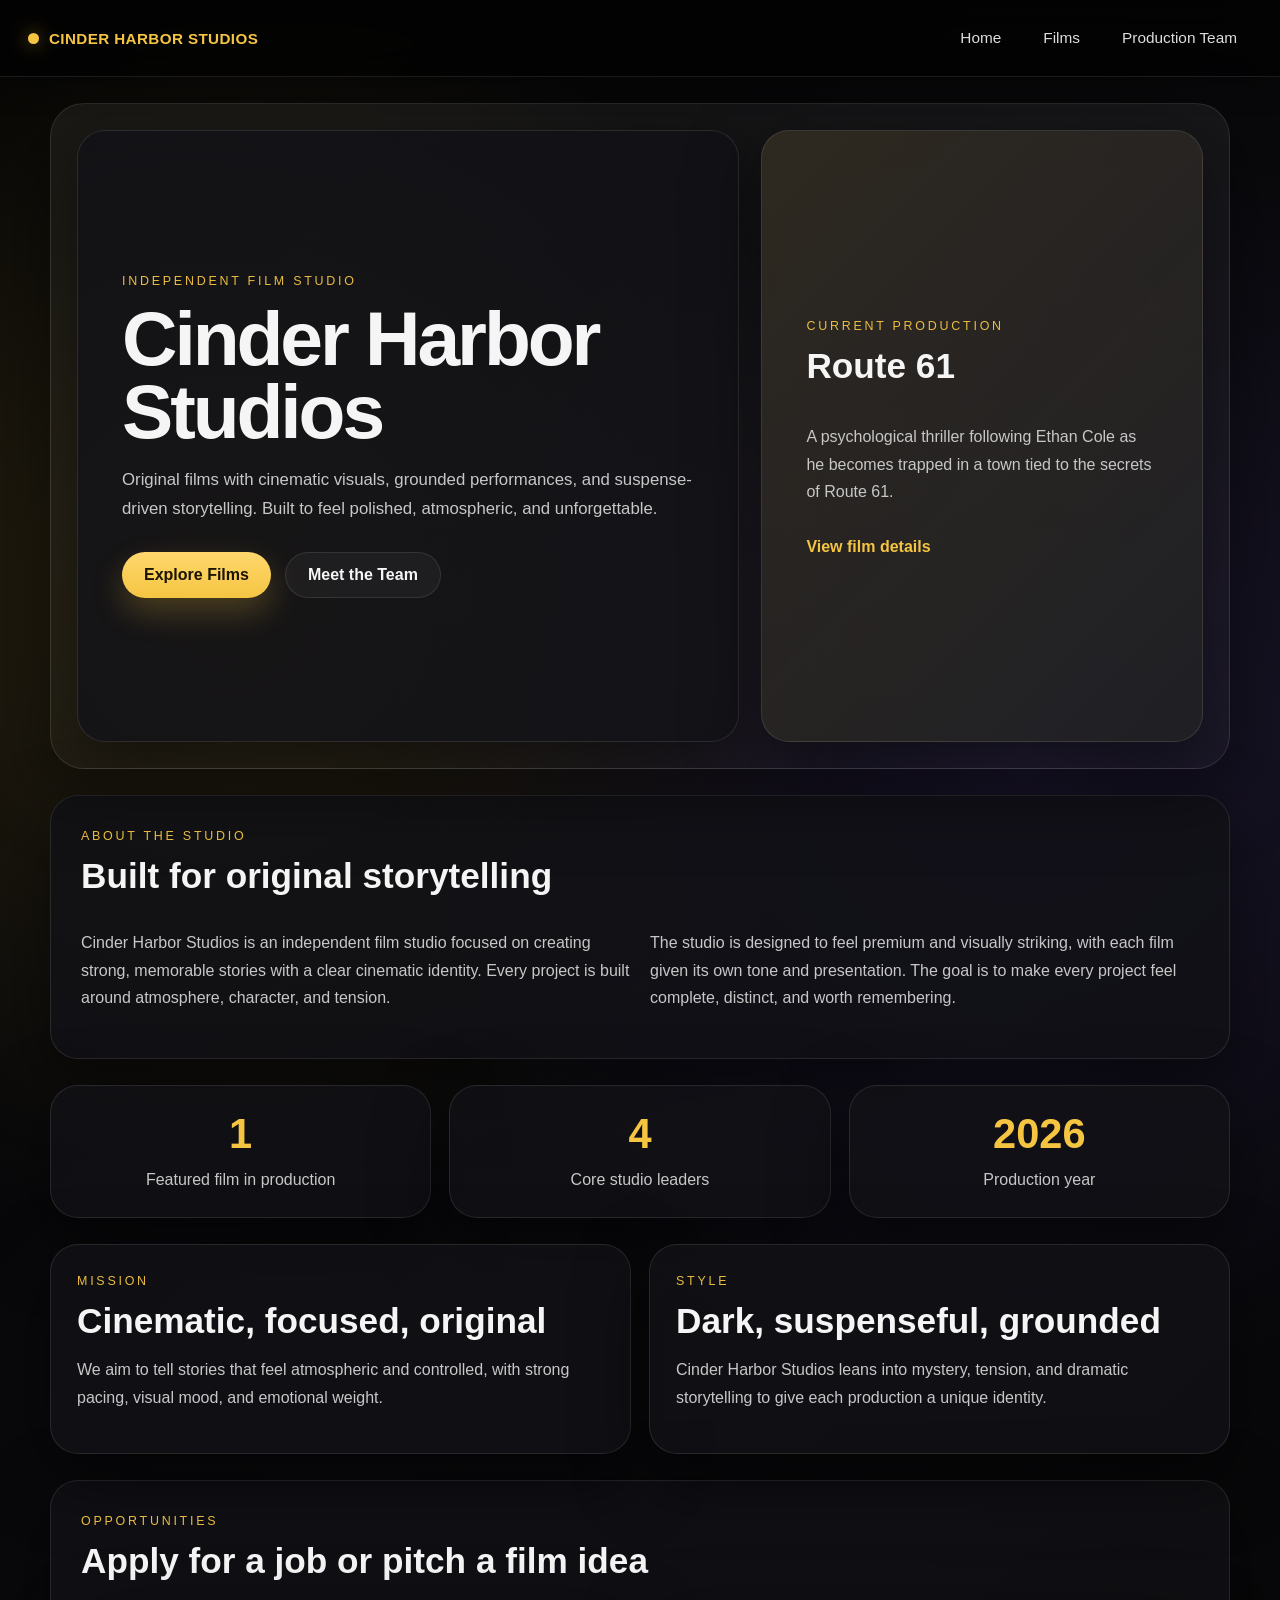
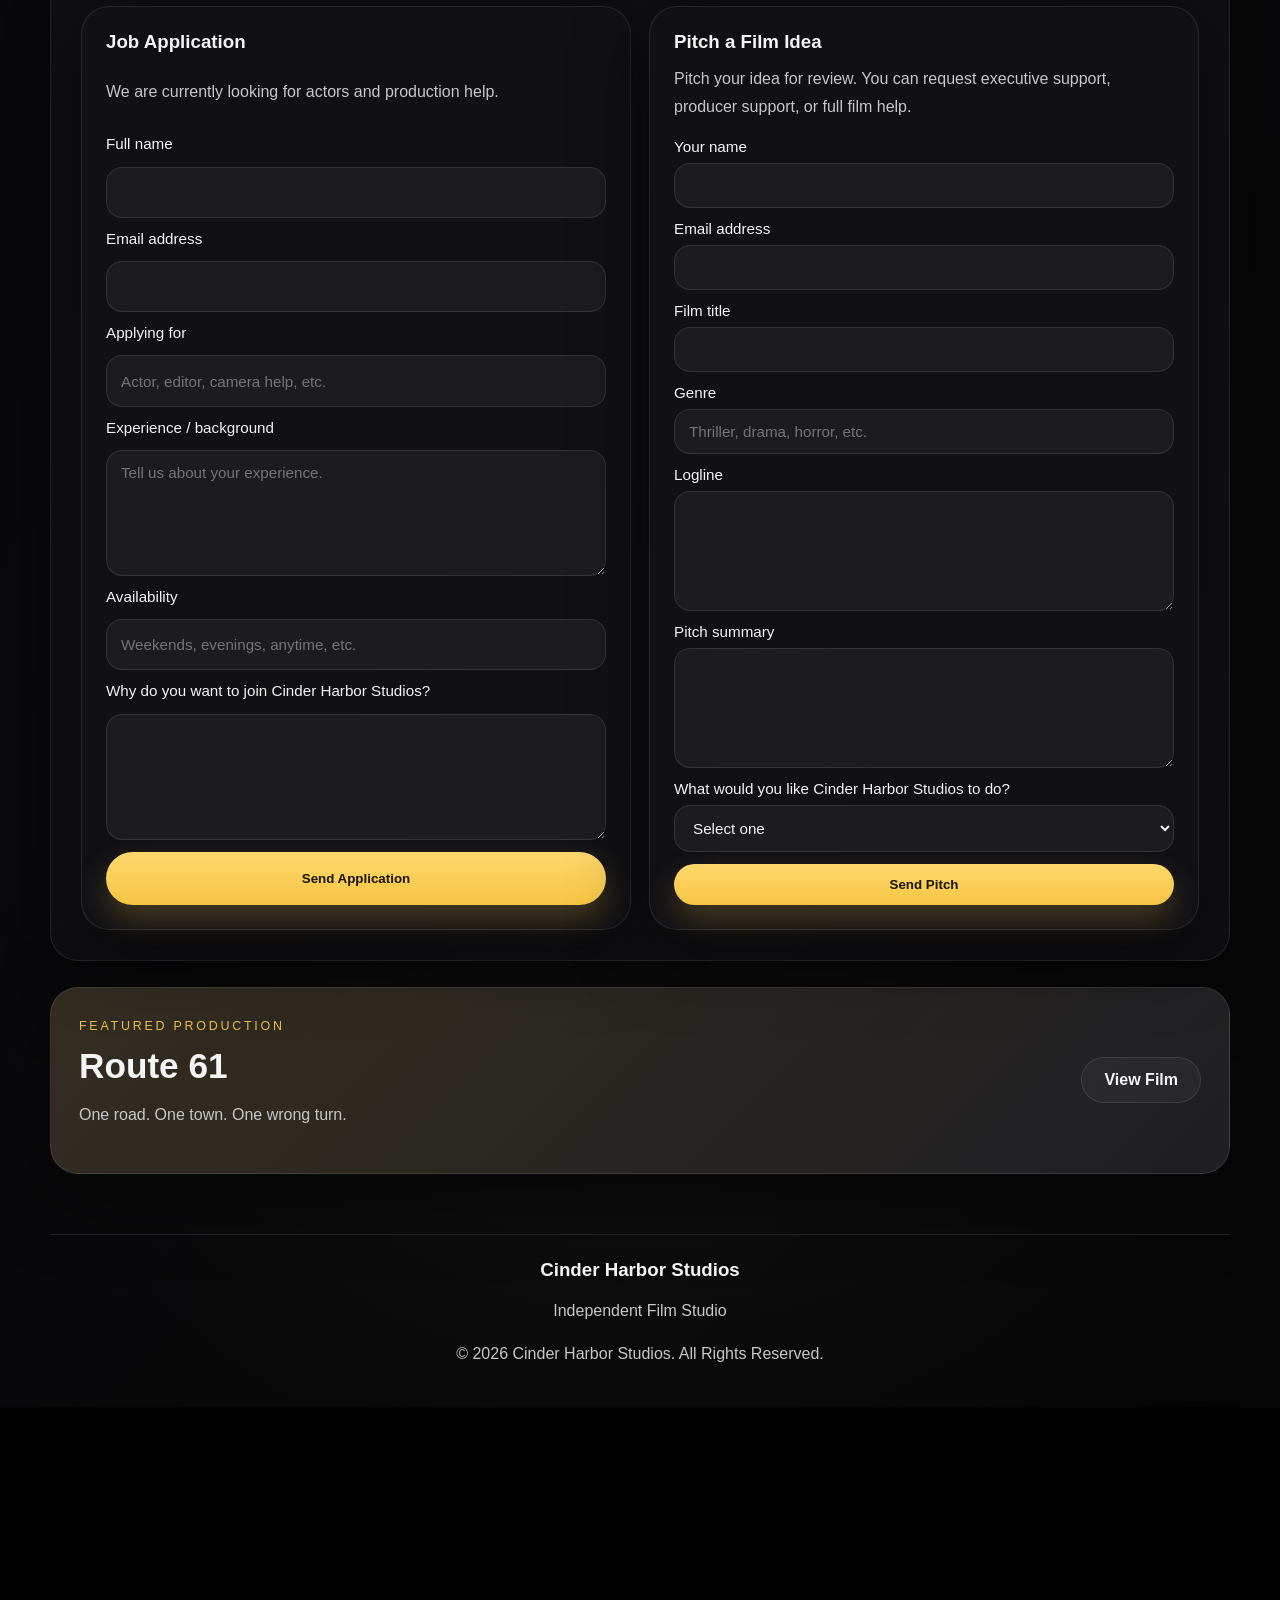
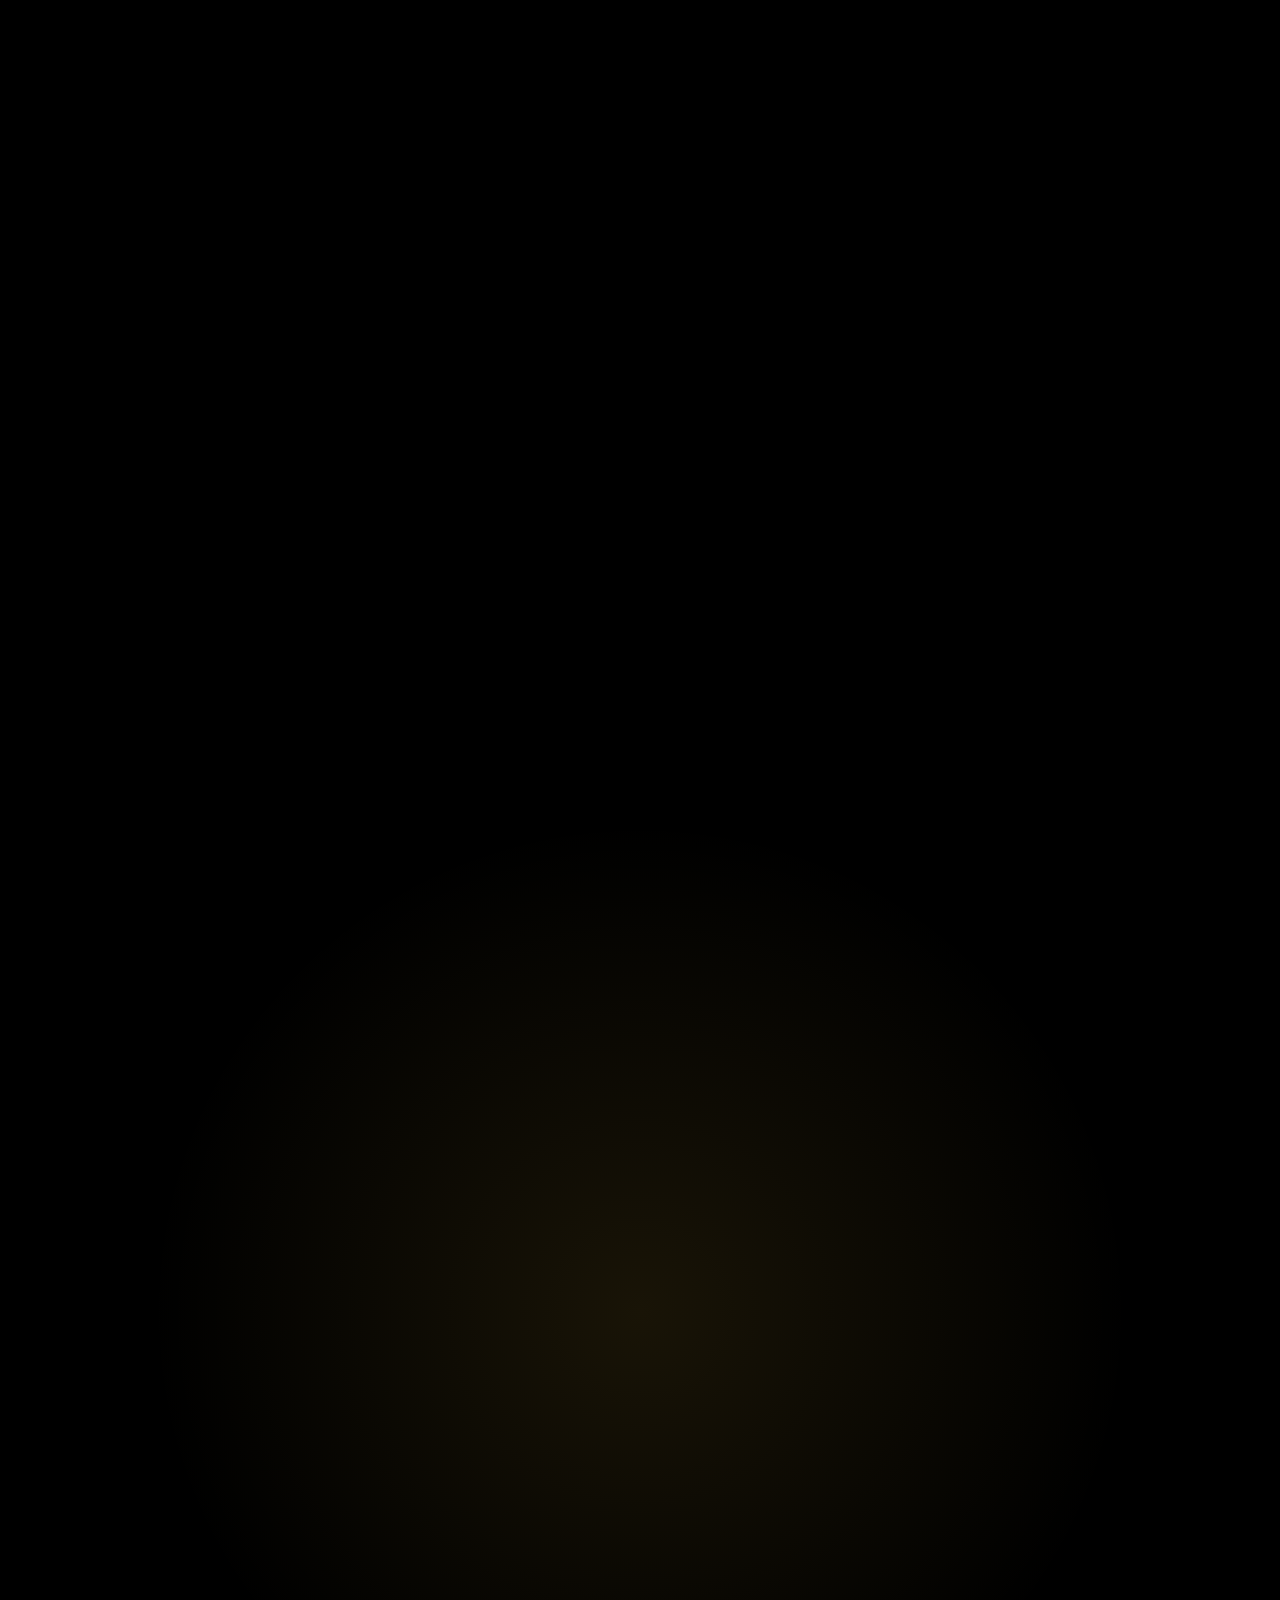
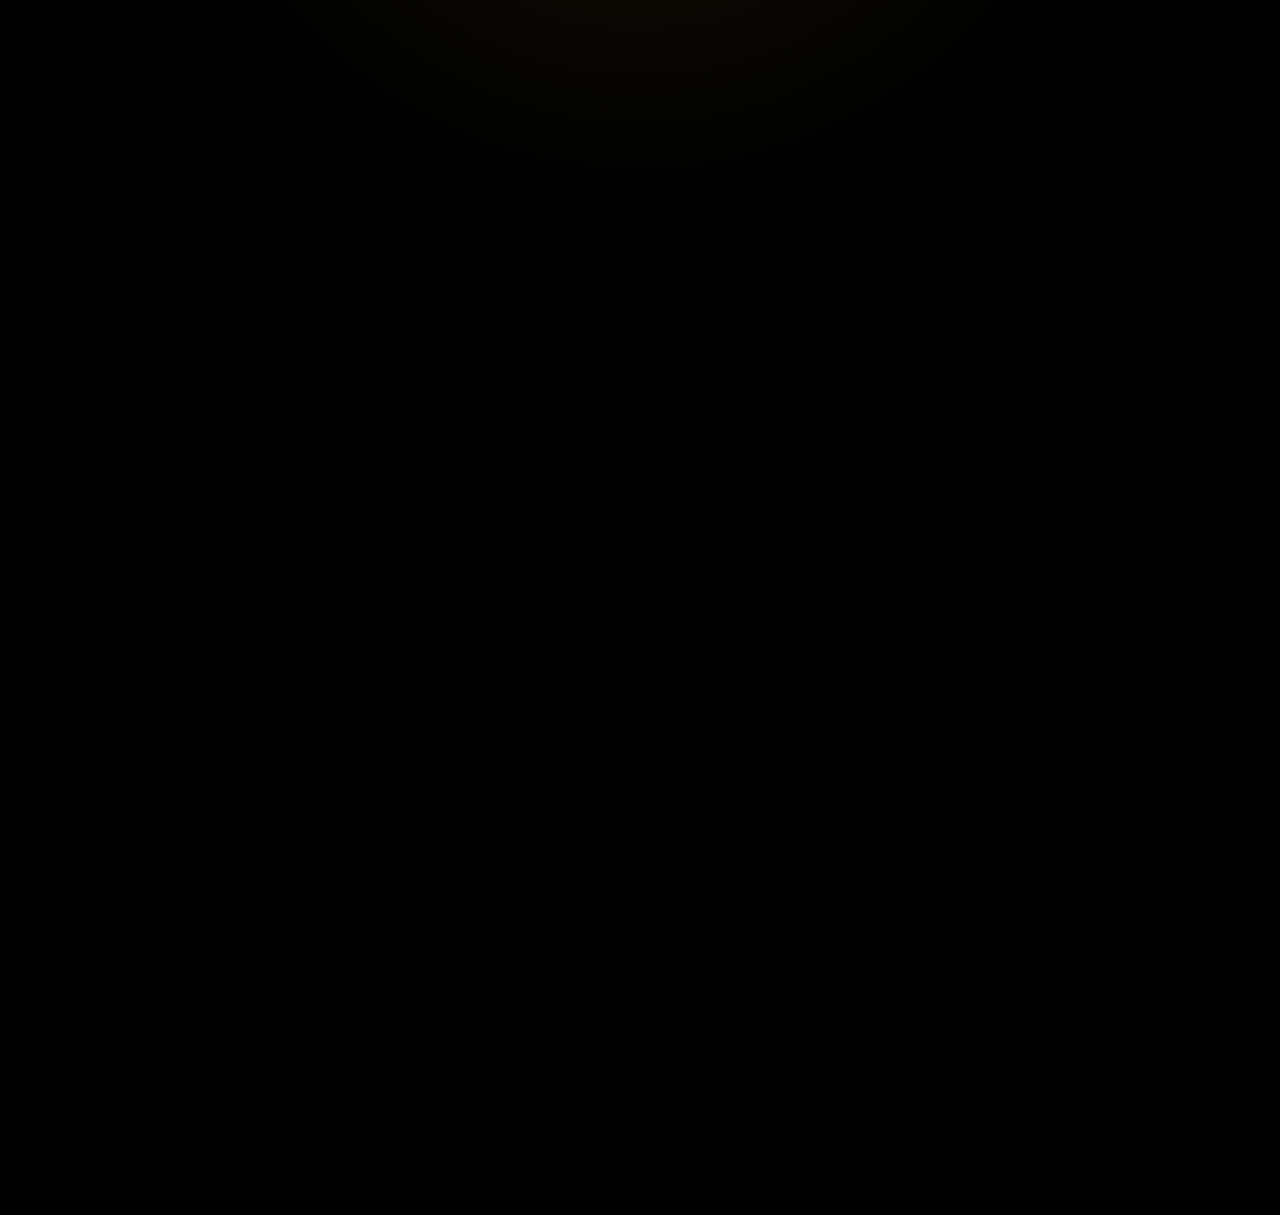
<file: index.html>
<!DOCTYPE html>
<html lang="en">
<head>
  <meta charset="UTF-8" />
  <meta name="viewport" content="width=device-width, initial-scale=1.0" />
  <title>Cinder Harbor Studios</title>
  <link rel="stylesheet" href="styles.css" />
</head>
<body>
  <div class="bg"></div>
  <div class="grain"></div>
  <div class="transition-screen"></div>

  <header class="site-header">
    <div class="logo">
      <span class="logo-mark"></span>
      Cinder Harbor Studios
    </div>

    <nav>
      <a href="index.html" class="nav-link">Home</a>
      <a href="movies/" class="nav-link">Films</a>
      <a href="team/" class="nav-link">Production Team</a>
    </nav>
  </header>

  <main class="page-shell">
    <section class="hero hero-home">
      <div class="hero-content">
        <span class="eyebrow">Independent Film Studio</span>
        <h1>Cinder Harbor Studios</h1>
        <p class="hero-copy">
          Original films with cinematic visuals, grounded performances, and suspense-driven storytelling.
          Built to feel polished, atmospheric, and unforgettable.
        </p>

        <div class="hero-actions">
          <a class="btn" href="movies/">Explore Films</a>
          <a class="btn-secondary" href="team/">Meet the Team</a>
        </div>
      </div>

      <div class="hero-panel">
        <div class="panel-header">
          <span class="eyebrow">Current Production</span>
          <h2>Route 61</h2>
        </div>
        <p>
          A psychological thriller following Ethan Cole as he becomes trapped in a town tied to the secrets of Route 61.
        </p>
        <a class="inline-link" href="movies/route-61/">View film details</a>
      </div>
    </section>

    <section class="content-section">
      <div class="section-heading">
        <span class="eyebrow">About the Studio</span>
        <h2>Built for original storytelling</h2>
      </div>

      <div class="text-grid">
        <p>
          Cinder Harbor Studios is an independent film studio focused on creating strong, memorable stories with a clear cinematic identity.
          Every project is built around atmosphere, character, and tension.
        </p>
        <p>
          The studio is designed to feel premium and visually striking, with each film given its own tone and presentation.
          The goal is to make every project feel complete, distinct, and worth remembering.
        </p>
      </div>
    </section>

    <section class="stats-grid">
      <div class="stat-card">
        <h3>1</h3>
        <p>Featured film in production</p>
      </div>
      <div class="stat-card">
        <h3>4</h3>
        <p>Core studio leaders</p>
      </div>
      <div class="stat-card">
        <h3>2026</h3>
        <p>Production year</p>
      </div>
    </section>

    <section class="split-section">
      <div class="panel">
        <span class="eyebrow">Mission</span>
        <h2>Cinematic, focused, original</h2>
        <p>
          We aim to tell stories that feel atmospheric and controlled, with strong pacing, visual mood, and emotional weight.
        </p>
      </div>

      <div class="panel">
        <span class="eyebrow">Style</span>
        <h2>Dark, suspenseful, grounded</h2>
        <p>
          Cinder Harbor Studios leans into mystery, tension, and dramatic storytelling to give each production a unique identity.
        </p>
      </div>
    </section>

    <section class="content-section">
      <div class="section-heading">
        <span class="eyebrow">Opportunities</span>
        <h2>Apply for a job or pitch a film idea</h2>
      </div>

      <div class="opportunities-grid">
        <form class="studio-form" id="job-application-form">
          <h3>Job Application</h3>
          <p class="form-note">We are currently looking for actors and production help.</p>

          <label>
            Full name
            <input type="text" name="name" required />
          </label>

          <label>
            Email address
            <input type="email" name="email" required />
          </label>

          <label>
            Applying for
            <input type="text" name="role" placeholder="Actor, editor, camera help, etc." required />
          </label>

          <label>
            Experience / background
            <textarea name="experience" rows="4" placeholder="Tell us about your experience." required></textarea>
          </label>

          <label>
            Availability
            <input type="text" name="availability" placeholder="Weekends, evenings, anytime, etc." required />
          </label>

          <label>
            Why do you want to join Cinder Harbor Studios?
            <textarea name="message" rows="5" required></textarea>
          </label>

          <button type="submit" class="btn">Send Application</button>
        </form>

        <form class="studio-form" id="film-pitch-form">
          <h3>Pitch a Film Idea</h3>
          <p class="form-note">
            Pitch your idea for review. You can request executive support, producer support, or full film help.
          </p>

          <label>
            Your name
            <input type="text" name="name" required />
          </label>

          <label>
            Email address
            <input type="email" name="email" required />
          </label>

          <label>
            Film title
            <input type="text" name="title" required />
          </label>

          <label>
            Genre
            <input type="text" name="genre" placeholder="Thriller, drama, horror, etc." required />
          </label>

          <label>
            Logline
            <textarea name="logline" rows="3" required></textarea>
          </label>

          <label>
            Pitch summary
            <textarea name="message" rows="5" required></textarea>
          </label>

          <label>
            What would you like Cinder Harbor Studios to do?
            <select name="request" required>
              <option value="">Select one</option>
              <option value="Executive Director and Producer">Executive Director and Producer</option>
              <option value="Producer only">Producer only</option>
              <option value="Help film the entire movie">Help film the entire movie</option>
              <option value="Review the idea only">Review the idea only</option>
            </select>
          </label>

          <button type="submit" class="btn">Send Pitch</button>
        </form>
      </div>
    </section>

    <section class="feature-banner">
      <div>
        <span class="eyebrow">Featured Production</span>
        <h2>Route 61</h2>
        <p>One road. One town. One wrong turn.</p>
      </div>
      <a class="btn-secondary" href="movies/route-61/">View Film</a>
    </section>
  </main>

  <footer class="site-footer">
    <h3>Cinder Harbor Studios</h3>
    <p>Independent Film Studio</p>
    <p>© 2026 Cinder Harbor Studios. All Rights Reserved.</p>
  </footer>

  <script src="script.js"></script>
</body>
</html>
</file>
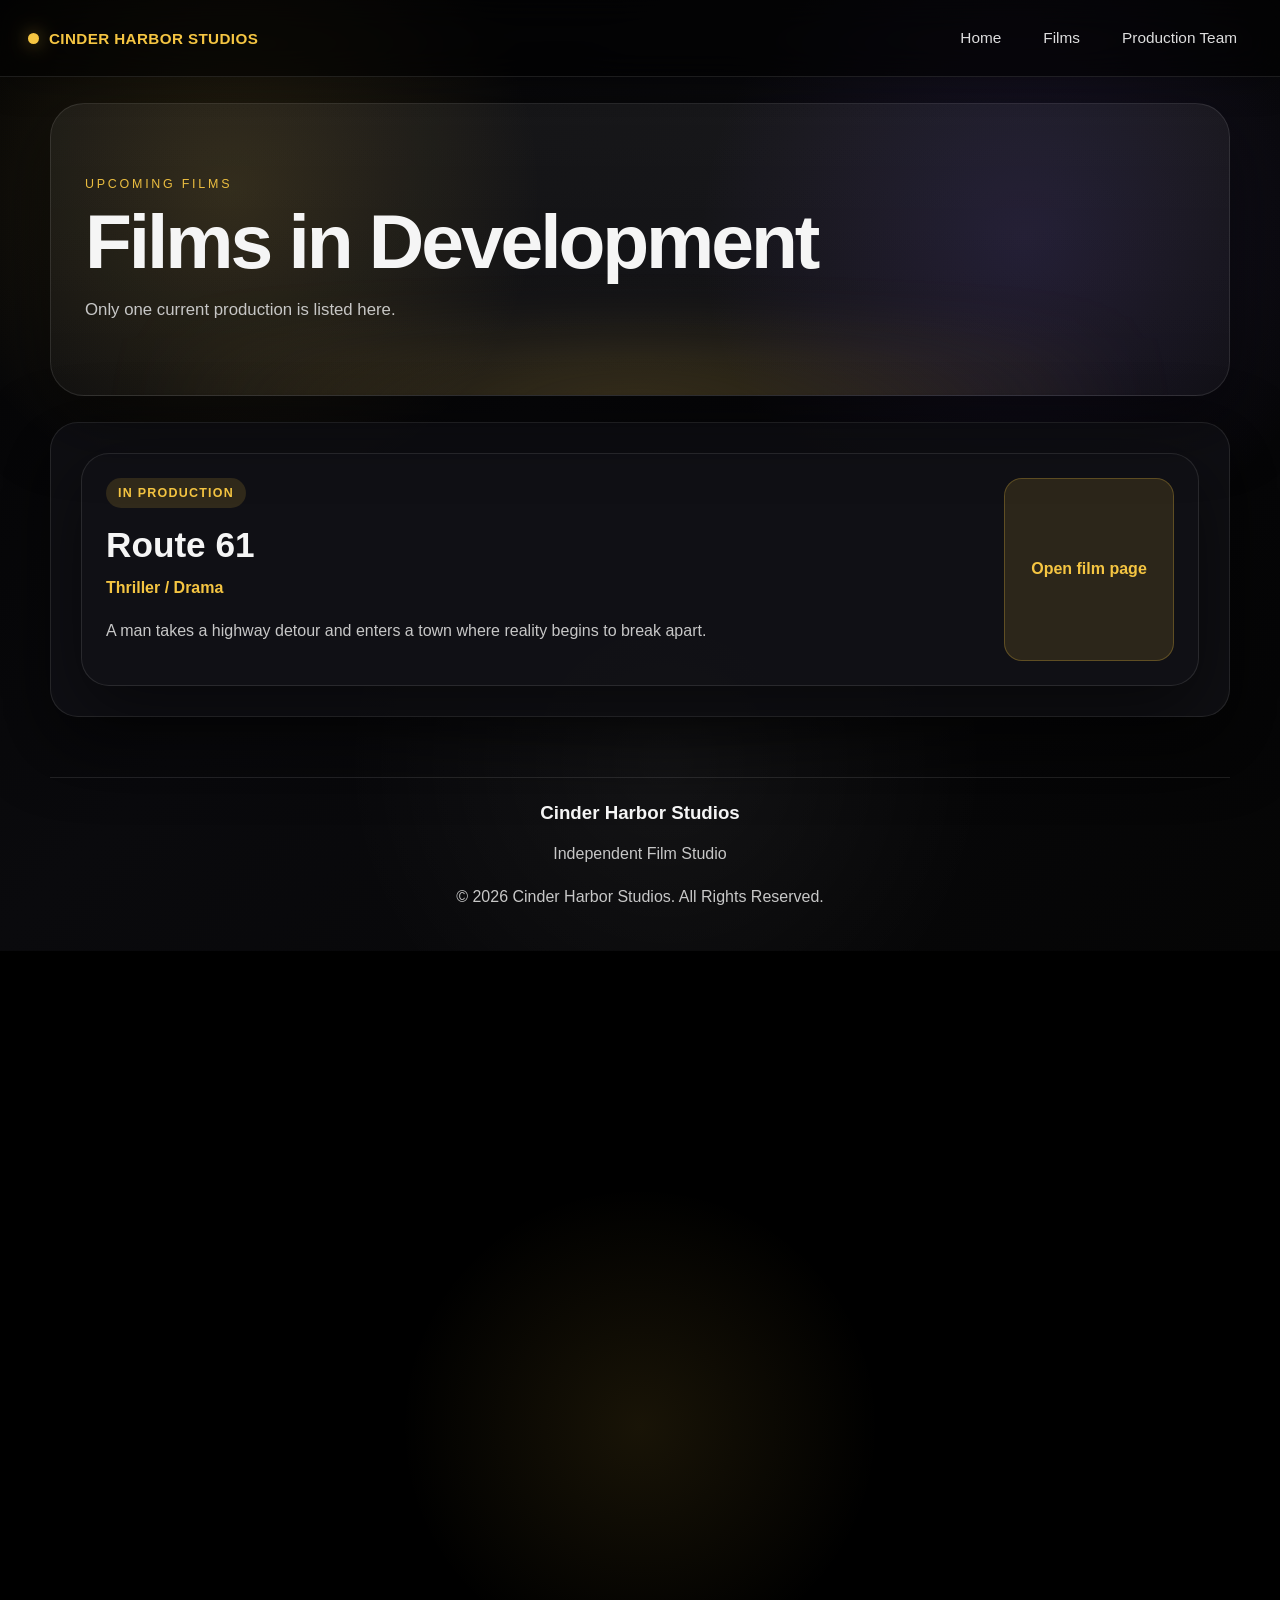
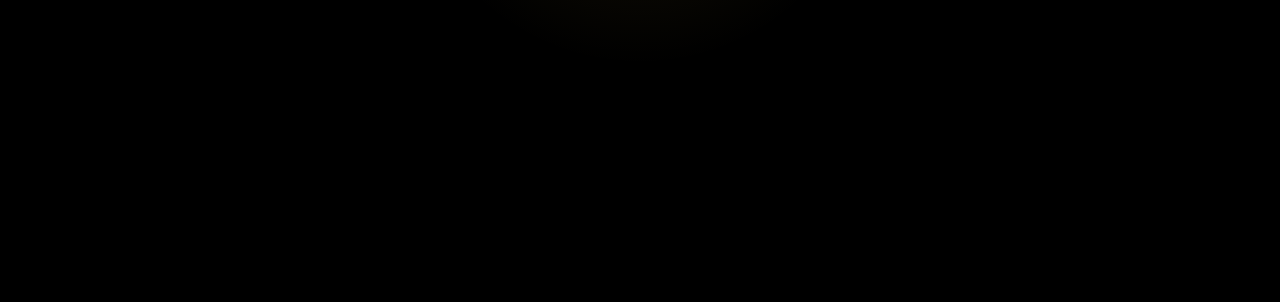
<file: movies/index.html>
<!DOCTYPE html>
<html lang="en">
<head>
  <meta charset="UTF-8" />
  <meta name="viewport" content="width=device-width, initial-scale=1.0" />
  <title>Films - Cinder Harbor Studios</title>
  <link rel="stylesheet" href="../styles.css" />
</head>
<body>
  <div class="bg"></div>
  <div class="grain"></div>
  <div class="transition-screen"></div>

  <header class="site-header">
    <div class="logo">
      <span class="logo-mark"></span>
      Cinder Harbor Studios
    </div>

    <nav>
      <a href="../index.html" class="nav-link">Home</a>
      <a href="./" class="nav-link">Films</a>
      <a href="../team/" class="nav-link">Production Team</a>
    </nav>
  </header>

  <main class="page-shell">
    <section class="page-hero">
      <span class="eyebrow">Upcoming Films</span>
      <h1>Films in Development</h1>
      <p>Only one current production is listed here.</p>
    </section>

    <section class="content-section">
      <a class="movie-entry" href="route-61/">
        <div class="movie-entry-main">
          <span class="movie-badge">In Production</span>
          <h2>Route 61</h2>
          <p class="movie-meta">Thriller / Drama</p>
          <p>
            A man takes a highway detour and enters a town where reality begins to break apart.
          </p>
        </div>
        <div class="movie-entry-action">Open film page</div>
      </a>
    </section>
  </main>

  <footer class="site-footer">
    <h3>Cinder Harbor Studios</h3>
    <p>Independent Film Studio</p>
    <p>© 2026 Cinder Harbor Studios. All Rights Reserved.</p>
  </footer>

  <script src="../script.js"></script>
</body>
</html>
</file>
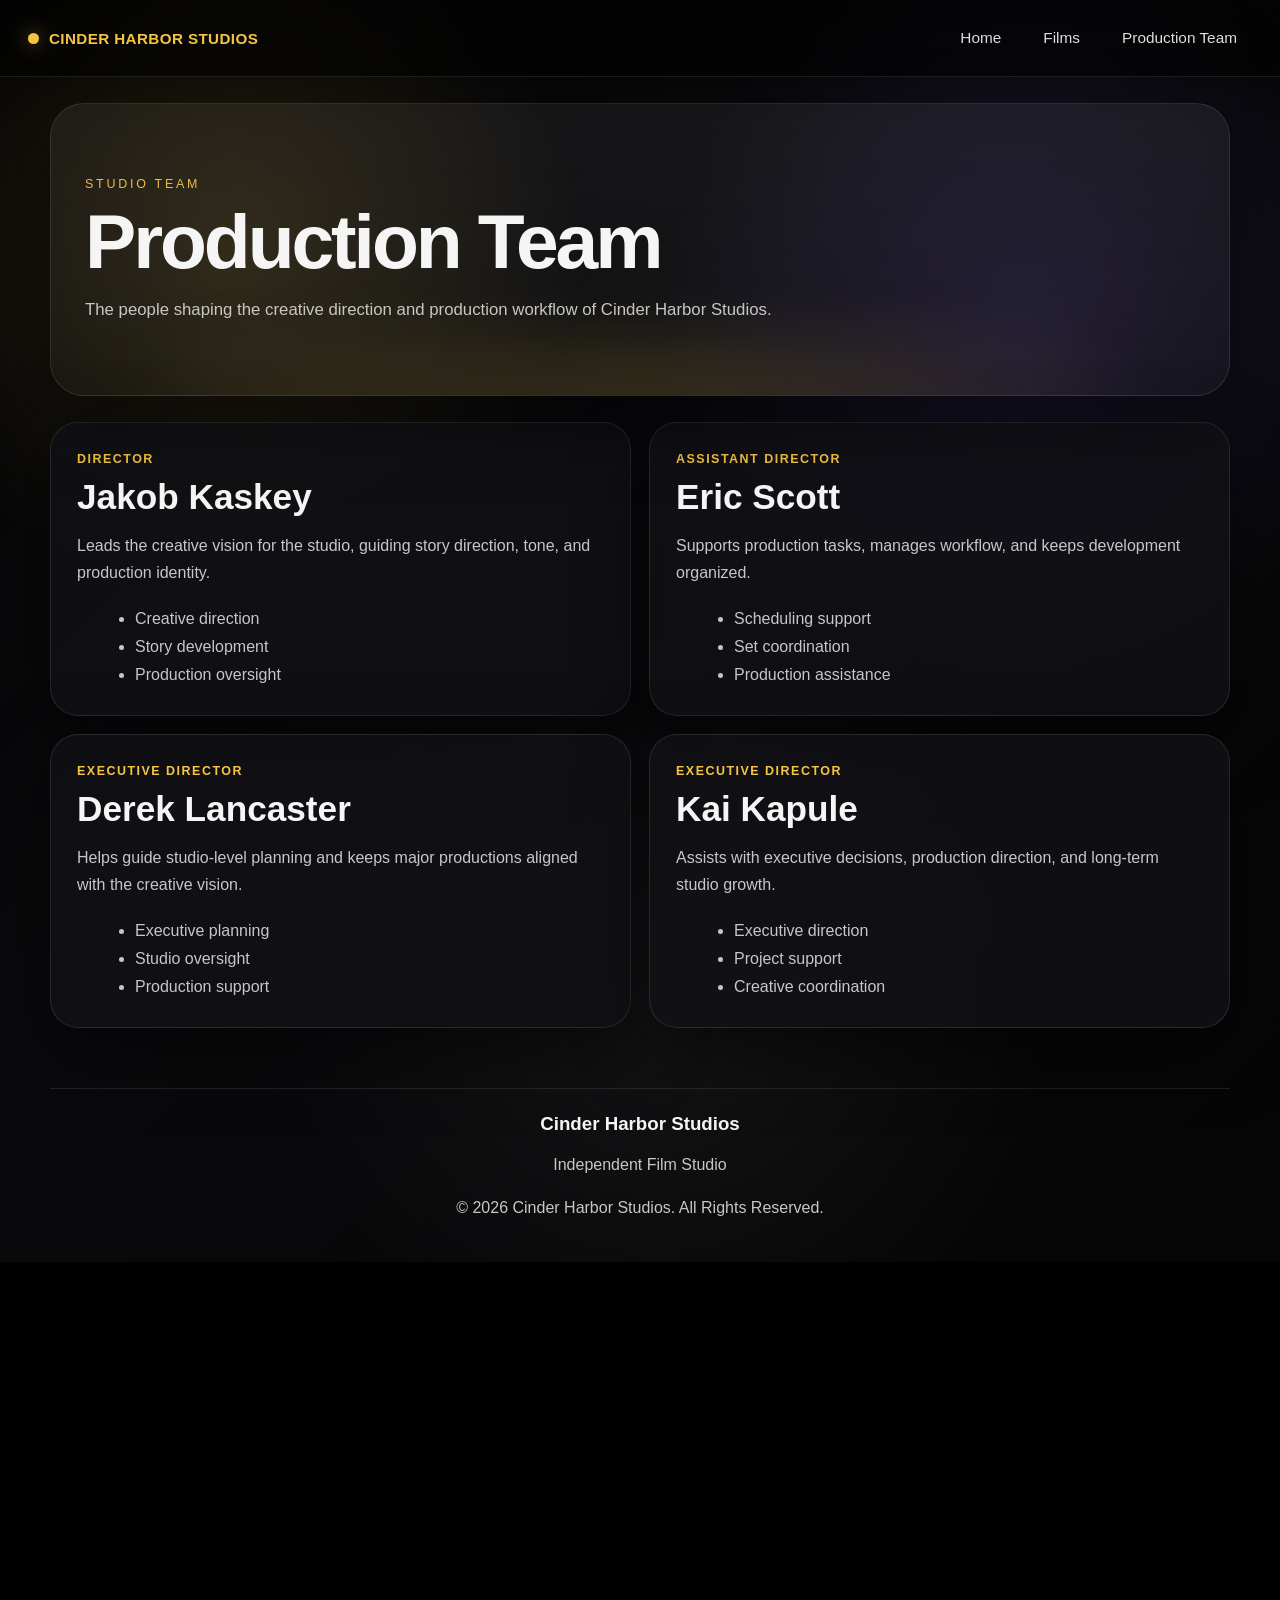
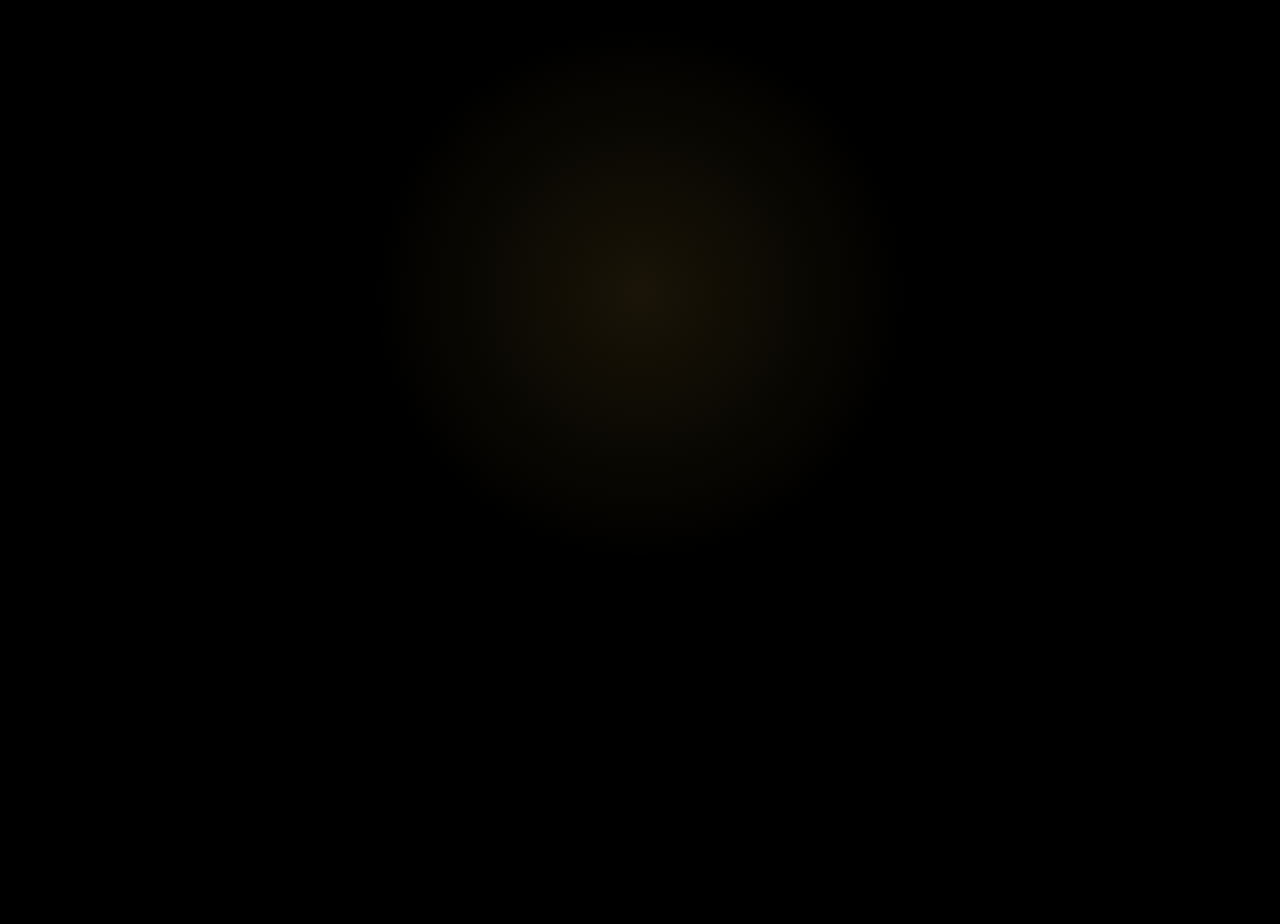
<file: team/index.html>
<!DOCTYPE html>
<html lang="en">
<head>
  <meta charset="UTF-8" />
  <meta name="viewport" content="width=device-width, initial-scale=1.0" />
  <title>Production Team - Cinder Harbor Studios</title>
  <link rel="stylesheet" href="../styles.css" />
</head>
<body>
  <div class="bg"></div>
  <div class="grain"></div>
  <div class="transition-screen"></div>

  <header class="site-header">
    <div class="logo">
      <span class="logo-mark"></span>
      Cinder Harbor Studios
    </div>

    <nav>
      <a href="../index.html" class="nav-link">Home</a>
      <a href="../movies/" class="nav-link">Films</a>
      <a href="./" class="nav-link">Production Team</a>
    </nav>
  </header>

  <main class="page-shell">
    <section class="page-hero">
      <span class="eyebrow">Studio Team</span>
      <h1>Production Team</h1>
      <p>The people shaping the creative direction and production workflow of Cinder Harbor Studios.</p>
    </section>

    <section class="team-grid">
      <article class="member-card">
        <span class="member-role">Director</span>
        <h2>Jakob Kaskey</h2>
        <p>Leads the creative vision for the studio, guiding story direction, tone, and production identity.</p>
        <ul>
          <li>Creative direction</li>
          <li>Story development</li>
          <li>Production oversight</li>
        </ul>
      </article>

      <article class="member-card">
        <span class="member-role">Assistant Director</span>
        <h2>Eric Scott</h2>
        <p>Supports production tasks, manages workflow, and keeps development organized.</p>
        <ul>
          <li>Scheduling support</li>
          <li>Set coordination</li>
          <li>Production assistance</li>
        </ul>
      </article>

      <article class="member-card">
        <span class="member-role">Executive Director</span>
        <h2>Derek Lancaster</h2>
        <p>Helps guide studio-level planning and keeps major productions aligned with the creative vision.</p>
        <ul>
          <li>Executive planning</li>
          <li>Studio oversight</li>
          <li>Production support</li>
        </ul>
      </article>

      <article class="member-card">
        <span class="member-role">Executive Director</span>
        <h2>Kai Kapule</h2>
        <p>Assists with executive decisions, production direction, and long-term studio growth.</p>
        <ul>
          <li>Executive direction</li>
          <li>Project support</li>
          <li>Creative coordination</li>
        </ul>
      </article>
    </section>
  </main>

  <footer class="site-footer">
    <h3>Cinder Harbor Studios</h3>
    <p>Independent Film Studio</p>
    <p>© 2026 Cinder Harbor Studios. All Rights Reserved.</p>
  </footer>

  <script src="../script.js"></script>
</body>
</html>
</file>
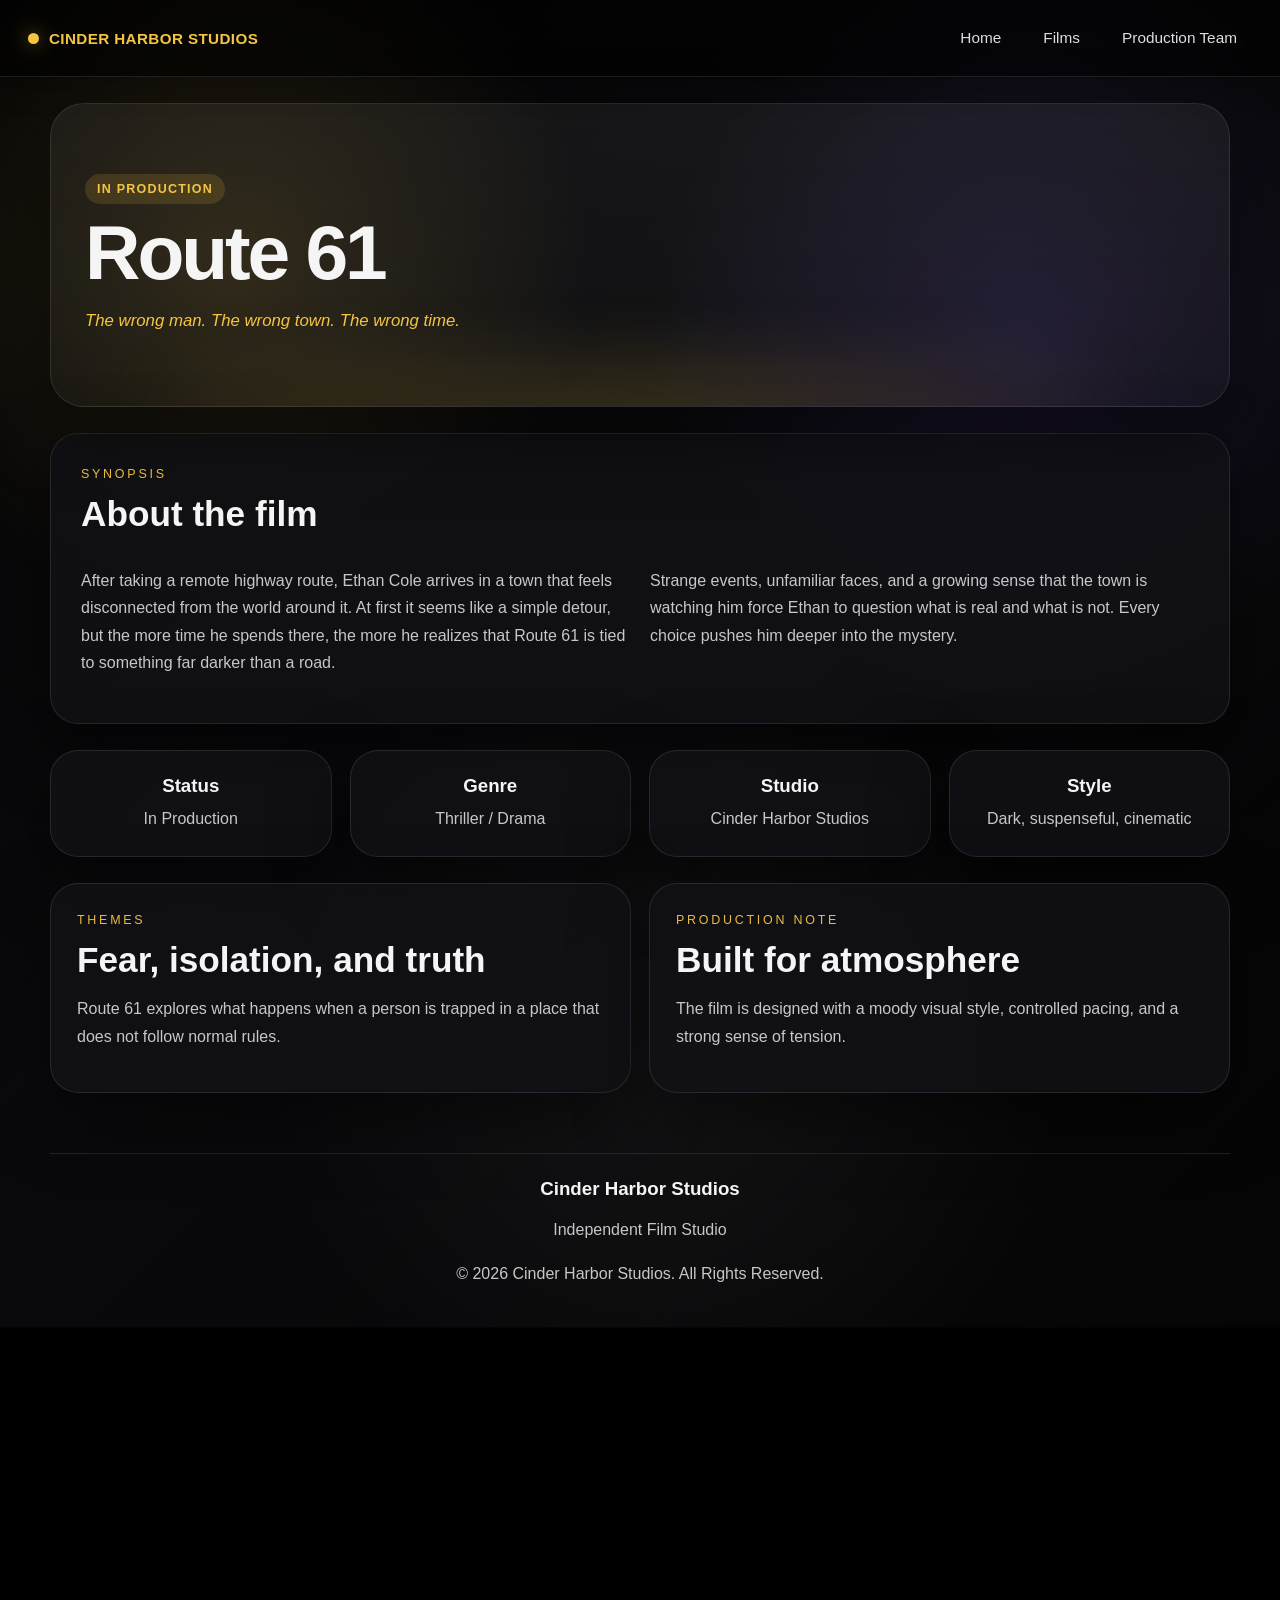
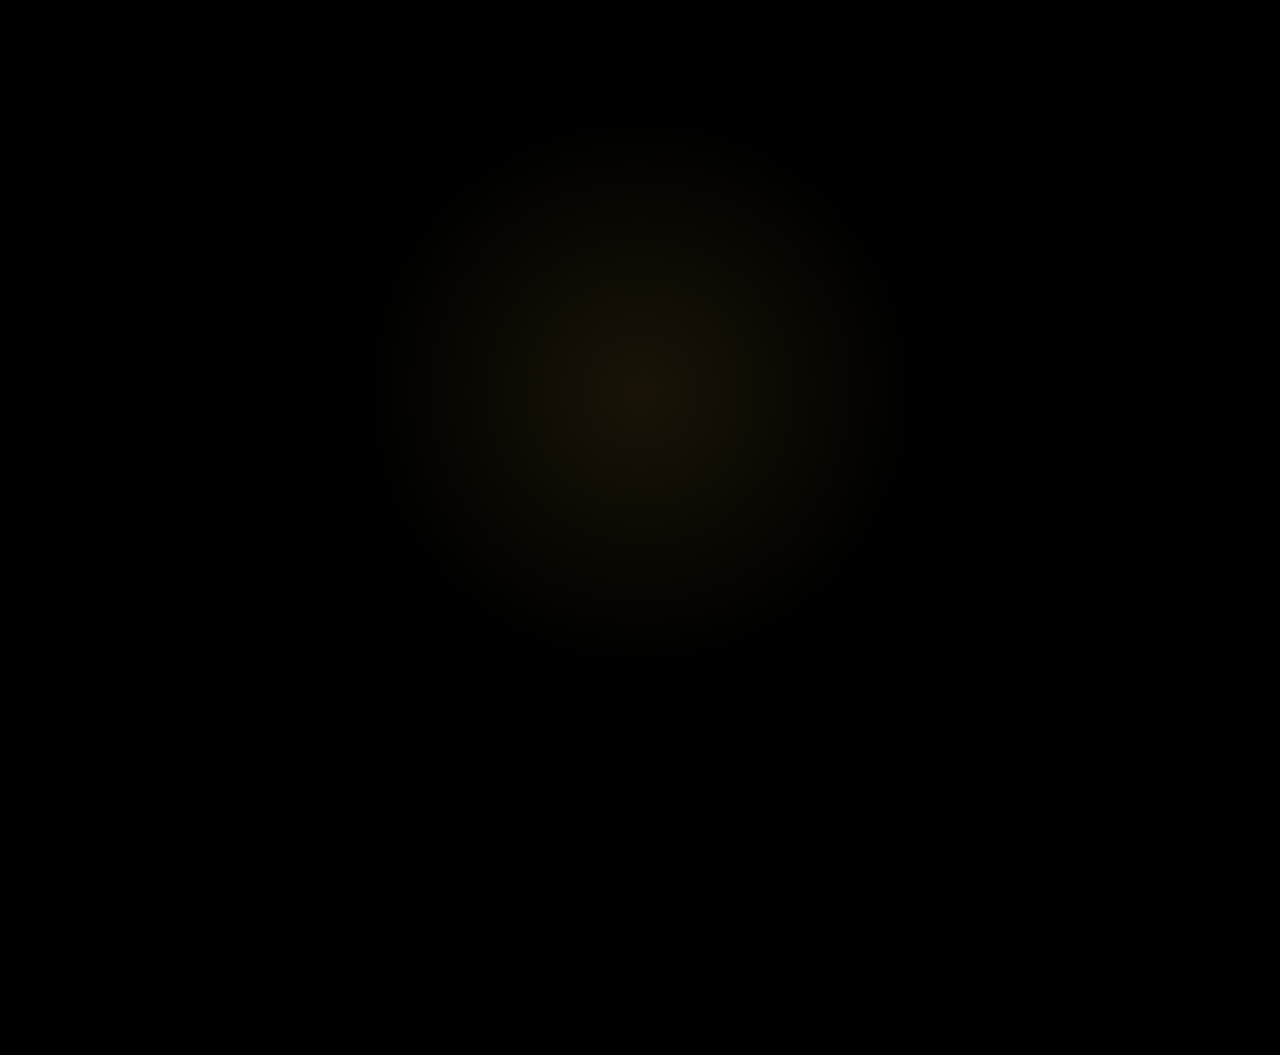
<file: movies/route-61/index.html>
<!DOCTYPE html>
<html lang="en">
<head>
  <meta charset="UTF-8" />
  <meta name="viewport" content="width=device-width, initial-scale=1.0" />
  <title>Route 61 - Cinder Harbor Studios</title>
  <link rel="stylesheet" href="../../styles.css" />
</head>
<body>
  <div class="bg"></div>
  <div class="grain"></div>
  <div class="transition-screen"></div>

  <header class="site-header">
    <div class="logo">
      <span class="logo-mark"></span>
      Cinder Harbor Studios
    </div>

    <nav>
      <a href="../../index.html" class="nav-link">Home</a>
      <a href="../../movies/" class="nav-link">Films</a>
      <a href="../../team/" class="nav-link">Production Team</a>
    </nav>
  </header>

  <main class="page-shell">
    <section class="movie-hero">
      <span class="movie-badge">In Production</span>
      <h1>Route 61</h1>
      <p class="tagline">The wrong man. The wrong town. The wrong time.</p>
    </section>

    <section class="content-section">
      <div class="section-heading">
        <span class="eyebrow">Synopsis</span>
        <h2>About the film</h2>
      </div>

      <div class="text-grid">
        <p>
          After taking a remote highway route, Ethan Cole arrives in a town that feels disconnected from the world around it.
          At first it seems like a simple detour, but the more time he spends there, the more he realizes that Route 61 is tied
          to something far darker than a road.
        </p>
        <p>
          Strange events, unfamiliar faces, and a growing sense that the town is watching him force Ethan to question what is real
          and what is not. Every choice pushes him deeper into the mystery.
        </p>
      </div>
    </section>

    <section class="details-grid">
      <div class="detail-card">
        <h3>Status</h3>
        <p>In Production</p>
      </div>
      <div class="detail-card">
        <h3>Genre</h3>
        <p>Thriller / Drama</p>
      </div>
      <div class="detail-card">
        <h3>Studio</h3>
        <p>Cinder Harbor Studios</p>
      </div>
      <div class="detail-card">
        <h3>Style</h3>
        <p>Dark, suspenseful, cinematic</p>
      </div>
    </section>

    <section class="split-section">
      <div class="panel">
        <span class="eyebrow">Themes</span>
        <h2>Fear, isolation, and truth</h2>
        <p>
          Route 61 explores what happens when a person is trapped in a place that does not follow normal rules.
        </p>
      </div>

      <div class="panel">
        <span class="eyebrow">Production Note</span>
        <h2>Built for atmosphere</h2>
        <p>
          The film is designed with a moody visual style, controlled pacing, and a strong sense of tension.
        </p>
      </div>
    </section>
  </main>

  <footer class="site-footer">
    <h3>Cinder Harbor Studios</h3>
    <p>Independent Film Studio</p>
    <p>© 2026 Cinder Harbor Studios. All Rights Reserved.</p>
  </footer>

  <script src="../../script.js"></script>
</body>
</html>
</file>
<file: styles.css>
:root {
  --bg: #050505;
  --panel: rgba(18, 18, 22, 0.82);
  --panel-2: rgba(24, 24, 30, 0.96);
  --line: rgba(255, 255, 255, 0.10);
  --text: #f5f5f5;
  --muted: #c7c7c7;
  --gold: #f5c542;
  --gold-soft: rgba(245, 197, 66, 0.14);
  --shadow: 0 24px 70px rgba(0, 0, 0, 0.50);
  --radius: 28px;
}

* {
  box-sizing: border-box;
}

html {
  scroll-behavior: smooth;
}

body {
  margin: 0;
  min-height: 100vh;
  font-family: Arial, Helvetica, sans-serif;
  color: var(--text);
  background: var(--bg);
  overflow-x: hidden;
  opacity: 0;
  transform: scale(0.99);
  transition: opacity 0.45s ease, transform 0.45s ease;
}

body.loaded {
  opacity: 1;
  transform: scale(1);
}

body.page-exit {
  opacity: 0;
  transform: scale(0.985);
}

.bg {
  position: fixed;
  inset: 0;
  z-index: -3;
  background:
    radial-gradient(circle at 18% 20%, rgba(245, 197, 66, 0.14), transparent 24%),
    radial-gradient(circle at 80% 25%, rgba(120, 85, 220, 0.16), transparent 26%),
    radial-gradient(circle at 52% 80%, rgba(255, 255, 255, 0.05), transparent 32%),
    linear-gradient(135deg, #050505 0%, #0a0a0d 42%, #050505 100%);
  animation: bgShift 16s ease-in-out infinite alternate;
}

@keyframes bgShift {
  from { transform: scale(1); filter: hue-rotate(0deg); }
  to { transform: scale(1.06); filter: hue-rotate(10deg); }
}

.grain {
  position: fixed;
  inset: 0;
  z-index: -2;
  pointer-events: none;
  opacity: 0.08;
  background-image:
    linear-gradient(rgba(255,255,255,0.04) 1px, transparent 1px),
    linear-gradient(90deg, rgba(255,255,255,0.04) 1px, transparent 1px);
  background-size: 4px 4px;
  mix-blend-mode: soft-light;
}

.transition-screen {
  position: fixed;
  inset: 0;
  z-index: 9999;
  background:
    radial-gradient(circle at center, rgba(245, 197, 66, 0.10), transparent 30%),
    #000;
  transform: translateY(100%);
  pointer-events: none;
}

body.page-exit .transition-screen {
  animation: netflixTransition 0.5s ease forwards;
}

@keyframes netflixTransition {
  from { transform: translateY(100%); }
  to { transform: translateY(0%); }
}

.site-header {
  position: sticky;
  top: 0;
  z-index: 50;
  display: flex;
  justify-content: space-between;
  align-items: center;
  gap: 16px;
  padding: 18px 28px;
  background: rgba(0, 0, 0, 0.60);
  border-bottom: 1px solid var(--line);
  backdrop-filter: blur(16px);
  box-shadow: 0 10px 30px rgba(0,0,0,0.22);
}

.logo {
  display: inline-flex;
  align-items: center;
  gap: 10px;
  font-weight: 800;
  letter-spacing: 0.4px;
  color: var(--gold);
  text-transform: uppercase;
  font-size: 0.95rem;
  white-space: nowrap;
}

.logo-mark {
  width: 11px;
  height: 11px;
  border-radius: 50%;
  background: var(--gold);
  box-shadow: 0 0 18px rgba(245, 197, 66, 0.55);
  flex: 0 0 auto;
}

nav {
  display: flex;
  align-items: center;
  gap: 12px;
  flex-wrap: wrap;
}

.nav-link,
nav a {
  color: rgba(245,245,245,0.90);
  text-decoration: none;
  font-size: 0.96rem;
  padding: 10px 14px;
  border-radius: 999px;
  border: 1px solid transparent;
  transition: transform 0.2s ease, background 0.2s ease, border-color 0.2s ease, color 0.2s ease, opacity 0.2s ease;
}

.nav-link:hover,
nav a:hover {
  color: var(--gold);
  background: rgba(245, 197, 66, 0.08);
  border-color: rgba(245, 197, 66, 0.16);
  transform: translateY(-1px);
}

.page-shell {
  width: min(1180px, calc(100% - 32px));
  margin: 0 auto;
  padding: 26px 0 60px;
}

.hero,
.page-hero,
.movie-hero {
  position: relative;
  overflow: hidden;
  border: 1px solid var(--line);
  background:
    linear-gradient(180deg, rgba(255,255,255,0.06), rgba(255,255,255,0.03));
  box-shadow: var(--shadow);
  border-radius: 34px;
  padding: 70px 34px;
}

.hero::before,
.page-hero::before,
.movie-hero::before {
  content: "";
  position: absolute;
  inset: auto -20% -70% -20%;
  height: 260px;
  background: radial-gradient(circle, rgba(245, 197, 66, 0.18), transparent 62%);
  filter: blur(32px);
  pointer-events: none;
}

.hero-home {
  min-height: 74vh;
  display: grid;
  grid-template-columns: 1.35fr 0.9fr;
  gap: 22px;
  align-items: stretch;
  padding: 26px;
}

.hero-content,
.hero-panel {
  position: relative;
  z-index: 1;
  border-radius: 28px;
  padding: 44px;
  border: 1px solid var(--line);
  background: var(--panel);
  box-shadow: var(--shadow);
}

.hero-content {
  display: flex;
  flex-direction: column;
  justify-content: center;
}

.hero-panel {
  display: flex;
  flex-direction: column;
  justify-content: center;
  background:
    linear-gradient(135deg, rgba(245, 197, 66, 0.10), rgba(255,255,255,0.03)),
    var(--panel-2);
}

.panel-header {
  margin-bottom: 12px;
}

.eyebrow {
  display: inline-flex;
  align-items: center;
  gap: 8px;
  margin-bottom: 14px;
  font-size: 0.78rem;
  letter-spacing: 0.22em;
  text-transform: uppercase;
  color: var(--gold);
  opacity: 0.95;
}

h1 {
  margin: 0;
  font-size: clamp(2.8rem, 6vw, 5.6rem);
  line-height: 0.95;
  letter-spacing: -0.04em;
}

h2 {
  margin: 0 0 10px;
  font-size: clamp(1.45rem, 2.8vw, 2.2rem);
  line-height: 1.08;
}

h3 {
  margin: 0;
}

p {
  color: var(--muted);
  line-height: 1.72;
}

.hero-copy,
.page-hero p,
.movie-hero p {
  max-width: 760px;
  margin: 18px 0 0;
  font-size: 1.05rem;
}

.hero-actions {
  display: flex;
  gap: 14px;
  flex-wrap: wrap;
  margin-top: 28px;
}

.btn,
.btn-secondary,
.inline-link {
  display: inline-flex;
  align-items: center;
  justify-content: center;
  border-radius: 999px;
  padding: 13px 22px;
  text-decoration: none;
  font-weight: 700;
  transition: transform 0.2s ease, box-shadow 0.2s ease, background 0.2s ease, color 0.2s ease, border-color 0.2s ease;
}

.btn {
  color: #1a1400;
  background: linear-gradient(180deg, #ffd76d, var(--gold));
  box-shadow: 0 14px 32px rgba(245, 197, 66, 0.24);
  border: none;
  cursor: pointer;
}

.btn-secondary {
  color: var(--text);
  border: 1px solid var(--line);
  background: rgba(255, 255, 255, 0.04);
}

.btn:hover,
.btn-secondary:hover {
  transform: translateY(-2px);
}

.inline-link {
  padding: 0;
  color: var(--gold);
  justify-content: flex-start;
  margin-top: 16px;
  border-radius: 0;
}

.inline-link:hover {
  color: #ffe08a;
  text-decoration: underline;
}

.content-section {
  margin-top: 26px;
  padding: 30px;
  border-radius: var(--radius);
  background: var(--panel);
  border: 1px solid var(--line);
  box-shadow: var(--shadow);
}

.section-heading {
  margin-bottom: 18px;
}

.text-grid {
  display: grid;
  grid-template-columns: repeat(2, minmax(0, 1fr));
  gap: 20px;
}

.stats-grid,
.details-grid,
.team-grid,
.opportunities-grid {
  display: grid;
  gap: 18px;
  margin-top: 26px;
}

.stats-grid {
  grid-template-columns: repeat(3, minmax(0, 1fr));
}

.details-grid {
  grid-template-columns: repeat(4, minmax(0, 1fr));
}

.team-grid {
  grid-template-columns: repeat(2, minmax(0, 1fr));
}

.opportunities-grid {
  grid-template-columns: repeat(2, minmax(0, 1fr));
}

.stat-card,
.detail-card,
.member-card,
.panel,
.movie-entry,
.feature-banner,
.studio-form {
  border: 1px solid var(--line);
  background: var(--panel);
  border-radius: var(--radius);
  box-shadow: var(--shadow);
}

.stat-card,
.detail-card {
  padding: 24px;
  text-align: center;
}

.stat-card h3 {
  margin: 0;
  color: var(--gold);
  font-size: 2.6rem;
}

.stat-card p,
.detail-card p {
  margin: 8px 0 0;
}

.split-section {
  display: grid;
  grid-template-columns: repeat(2, minmax(0, 1fr));
  gap: 18px;
  margin-top: 26px;
}

.panel {
  padding: 26px;
}

.feature-banner {
  margin-top: 26px;
  display: flex;
  justify-content: space-between;
  align-items: center;
  gap: 20px;
  padding: 28px;
  background:
    linear-gradient(135deg, rgba(245, 197, 66, 0.13), rgba(255,255,255,0.03)),
    var(--panel-2);
}

.movie-entry {
  display: flex;
  justify-content: space-between;
  align-items: stretch;
  gap: 18px;
  padding: 24px;
  text-decoration: none;
  color: inherit;
  transition: transform 0.2s ease, border-color 0.2s ease, background 0.2s ease;
}

.movie-entry:hover {
  transform: translateY(-3px);
  border-color: rgba(245, 197, 66, 0.38);
  background: rgba(255,255,255,0.055);
}

.movie-entry-main {
  flex: 1;
}

.movie-entry-main h2 {
  margin-top: 6px;
}

.movie-entry-action {
  display: grid;
  place-items: center;
  min-width: 170px;
  padding: 16px 20px;
  border-radius: 18px;
  background: rgba(245, 197, 66, 0.12);
  border: 1px solid rgba(245, 197, 66, 0.25);
  color: var(--gold);
  font-weight: 700;
  white-space: nowrap;
}

.movie-badge {
  display: inline-block;
  margin-bottom: 12px;
  padding: 8px 12px;
  border-radius: 999px;
  background: var(--gold-soft);
  color: var(--gold);
  font-size: 0.78rem;
  letter-spacing: 0.10em;
  text-transform: uppercase;
  font-weight: 700;
}

.movie-meta {
  margin: 6px 0 12px;
  color: var(--gold);
  font-weight: 700;
}

.tagline {
  color: var(--gold);
  font-style: italic;
  font-size: 1.05rem;
}

.member-card {
  padding: 26px;
}

.member-role {
  display: inline-block;
  margin-bottom: 12px;
  color: var(--gold);
  letter-spacing: 0.12em;
  text-transform: uppercase;
  font-size: 0.78rem;
  font-weight: 700;
}

.member-card ul {
  margin: 18px 0 0 18px;
  color: var(--muted);
  line-height: 1.75;
}

.studio-form {
  padding: 24px;
  display: grid;
  gap: 12px;
}

.form-note {
  margin-top: 0;
  margin-bottom: 6px;
}

.studio-form label {
  display: grid;
  gap: 8px;
  font-size: 0.95rem;
  color: var(--text);
}

.studio-form input,
.studio-form textarea,
.studio-form select {
  width: 100%;
  border-radius: 16px;
  border: 1px solid var(--line);
  background: rgba(255, 255, 255, 0.05);
  color: var(--text);
  padding: 13px 14px;
  font: inherit;
  outline: none;
}

.studio-form input:focus,
.studio-form textarea:focus,
.studio-form select:focus {
  border-color: rgba(245, 197, 66, 0.45);
  box-shadow: 0 0 0 3px rgba(245, 197, 66, 0.12);
}

.studio-form textarea {
  resize: vertical;
  min-height: 120px;
}

.site-footer {
  width: min(1180px, calc(100% - 32px));
  margin: 0 auto 34px;
  padding: 24px 18px;
  text-align: center;
  border-top: 1px solid var(--line);
  color: var(--muted);
}

.site-footer h3 {
  margin: 0 0 8px;
  color: var(--text);
}

@media (max-width: 980px) {
  .hero-home,
  .text-grid,
  .stats-grid,
  .details-grid,
  .team-grid,
  .split-section,
  .opportunities-grid {
    grid-template-columns: 1fr;
  }

  .hero-home {
    text-align: left;
  }

  .feature-banner,
  .movie-entry {
    flex-direction: column;
  }

  .movie-entry-action {
    width: 100%;
    min-width: 0;
  }
}

@media (max-width: 640px) {
  .site-header {
    padding: 16px;
    align-items: flex-start;
    flex-direction: column;
  }

  .page-shell {
    width: min(100% - 20px, 1180px);
  }

  .hero,
  .page-hero,
  .movie-hero,
  .content-section,
  .panel,
  .member-card,
  .feature-banner,
  .hero-content,
  .hero-panel,
  .studio-form {
    padding: 22px;
    border-radius: 20px;
  }

  h1 {
    font-size: clamp(2.1rem, 11vw, 3.5rem);
  }
}
</file>
